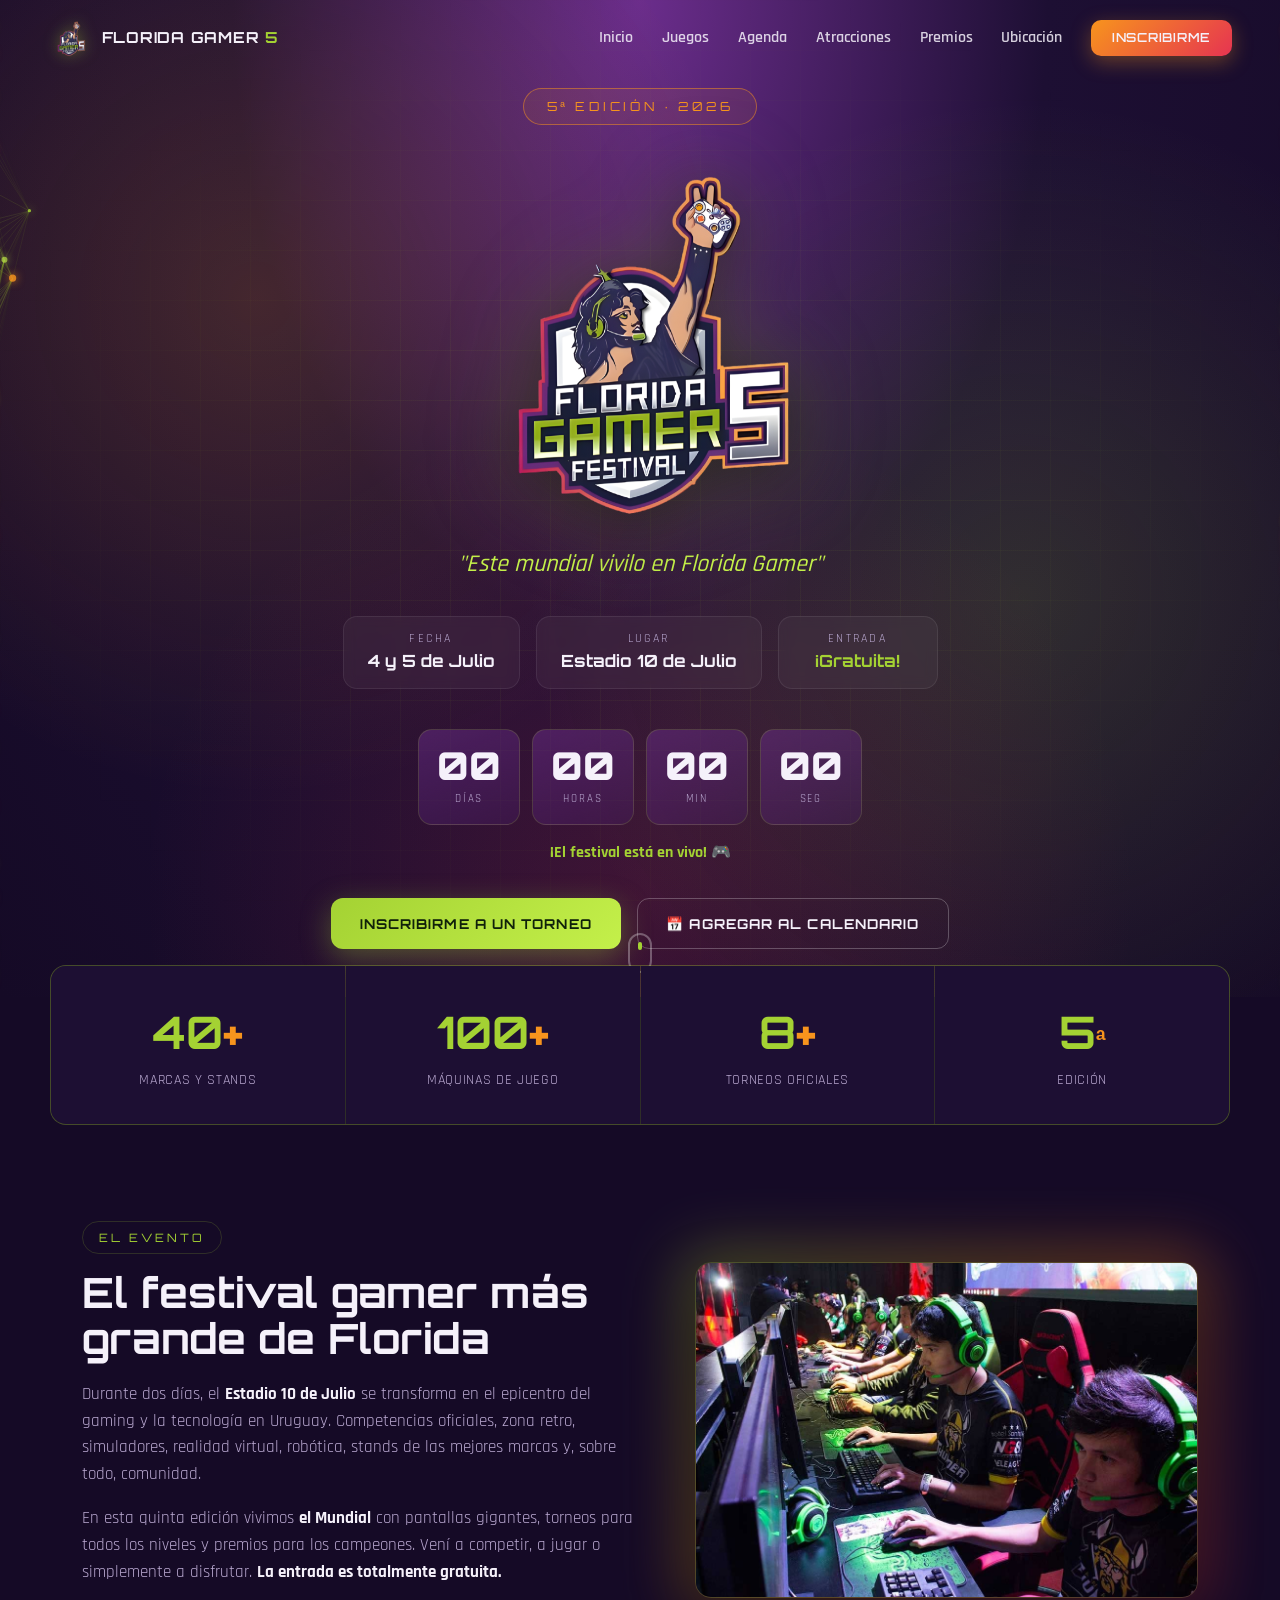
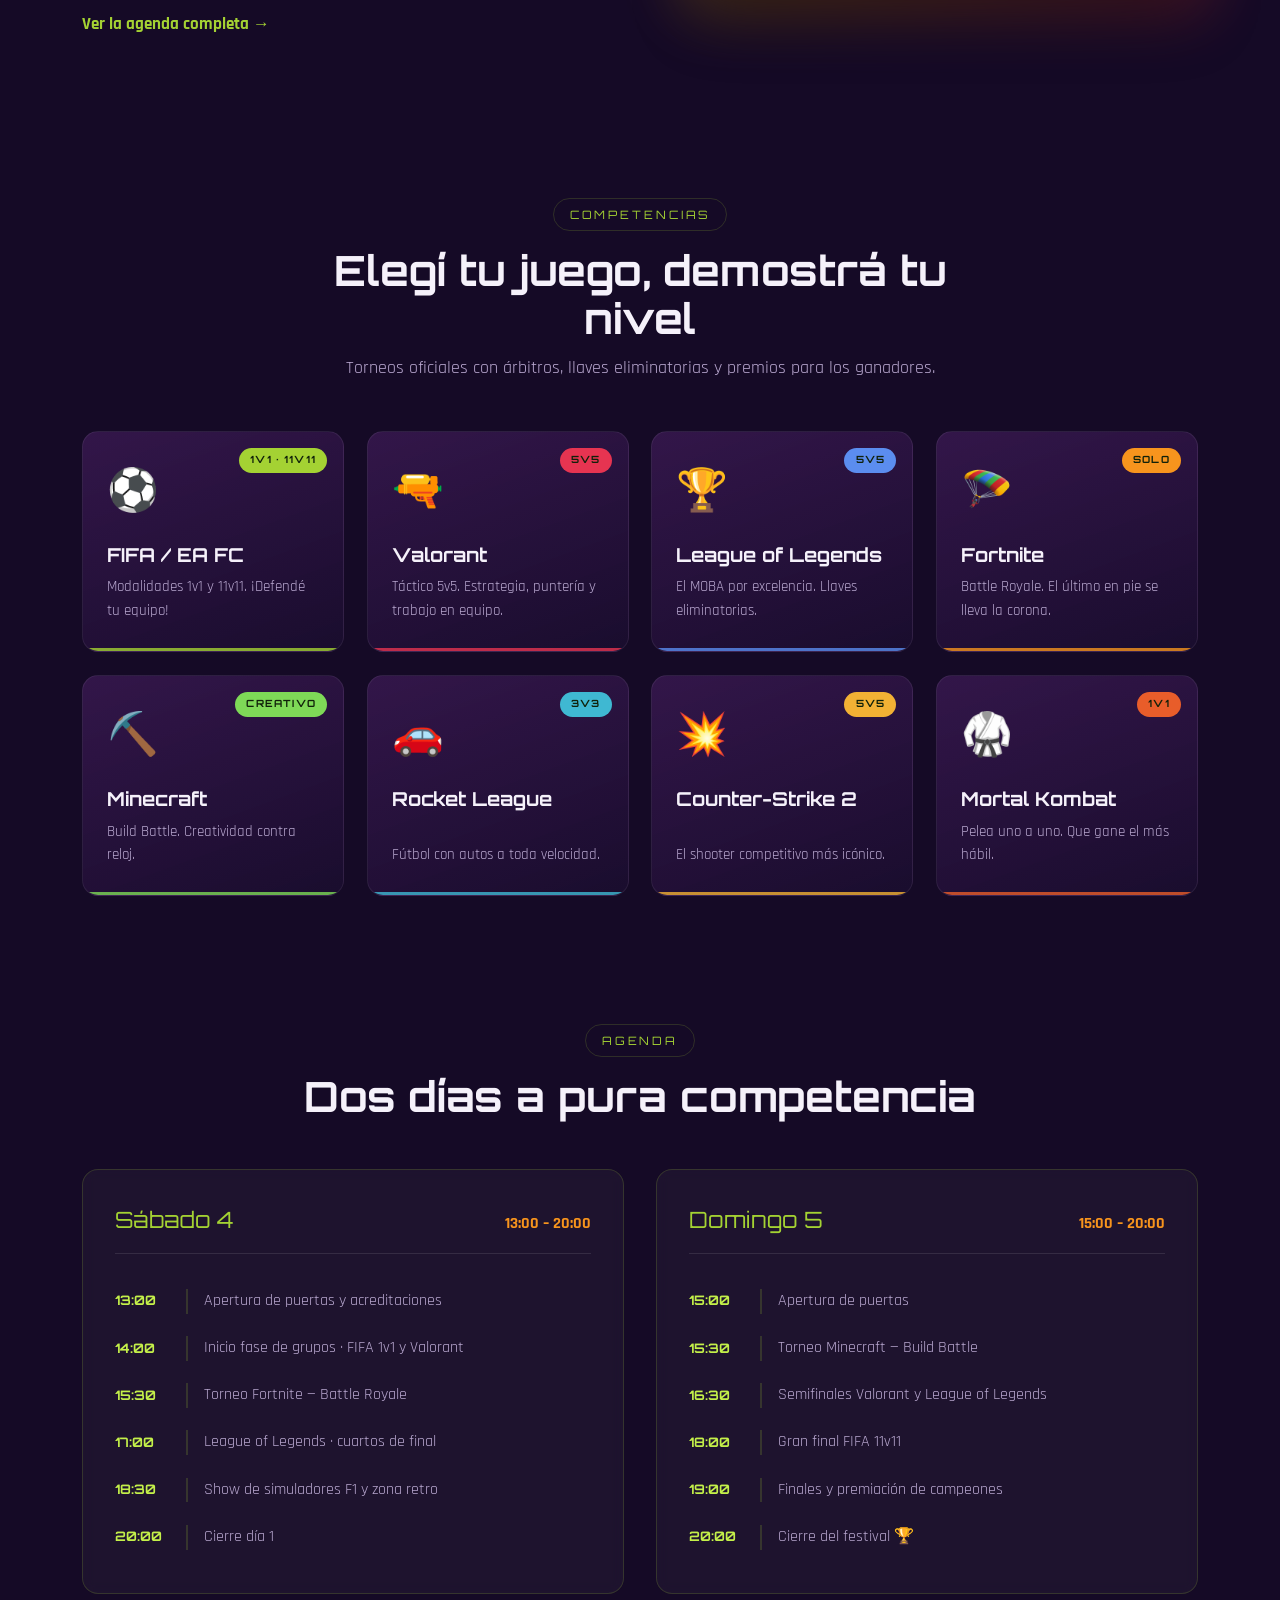
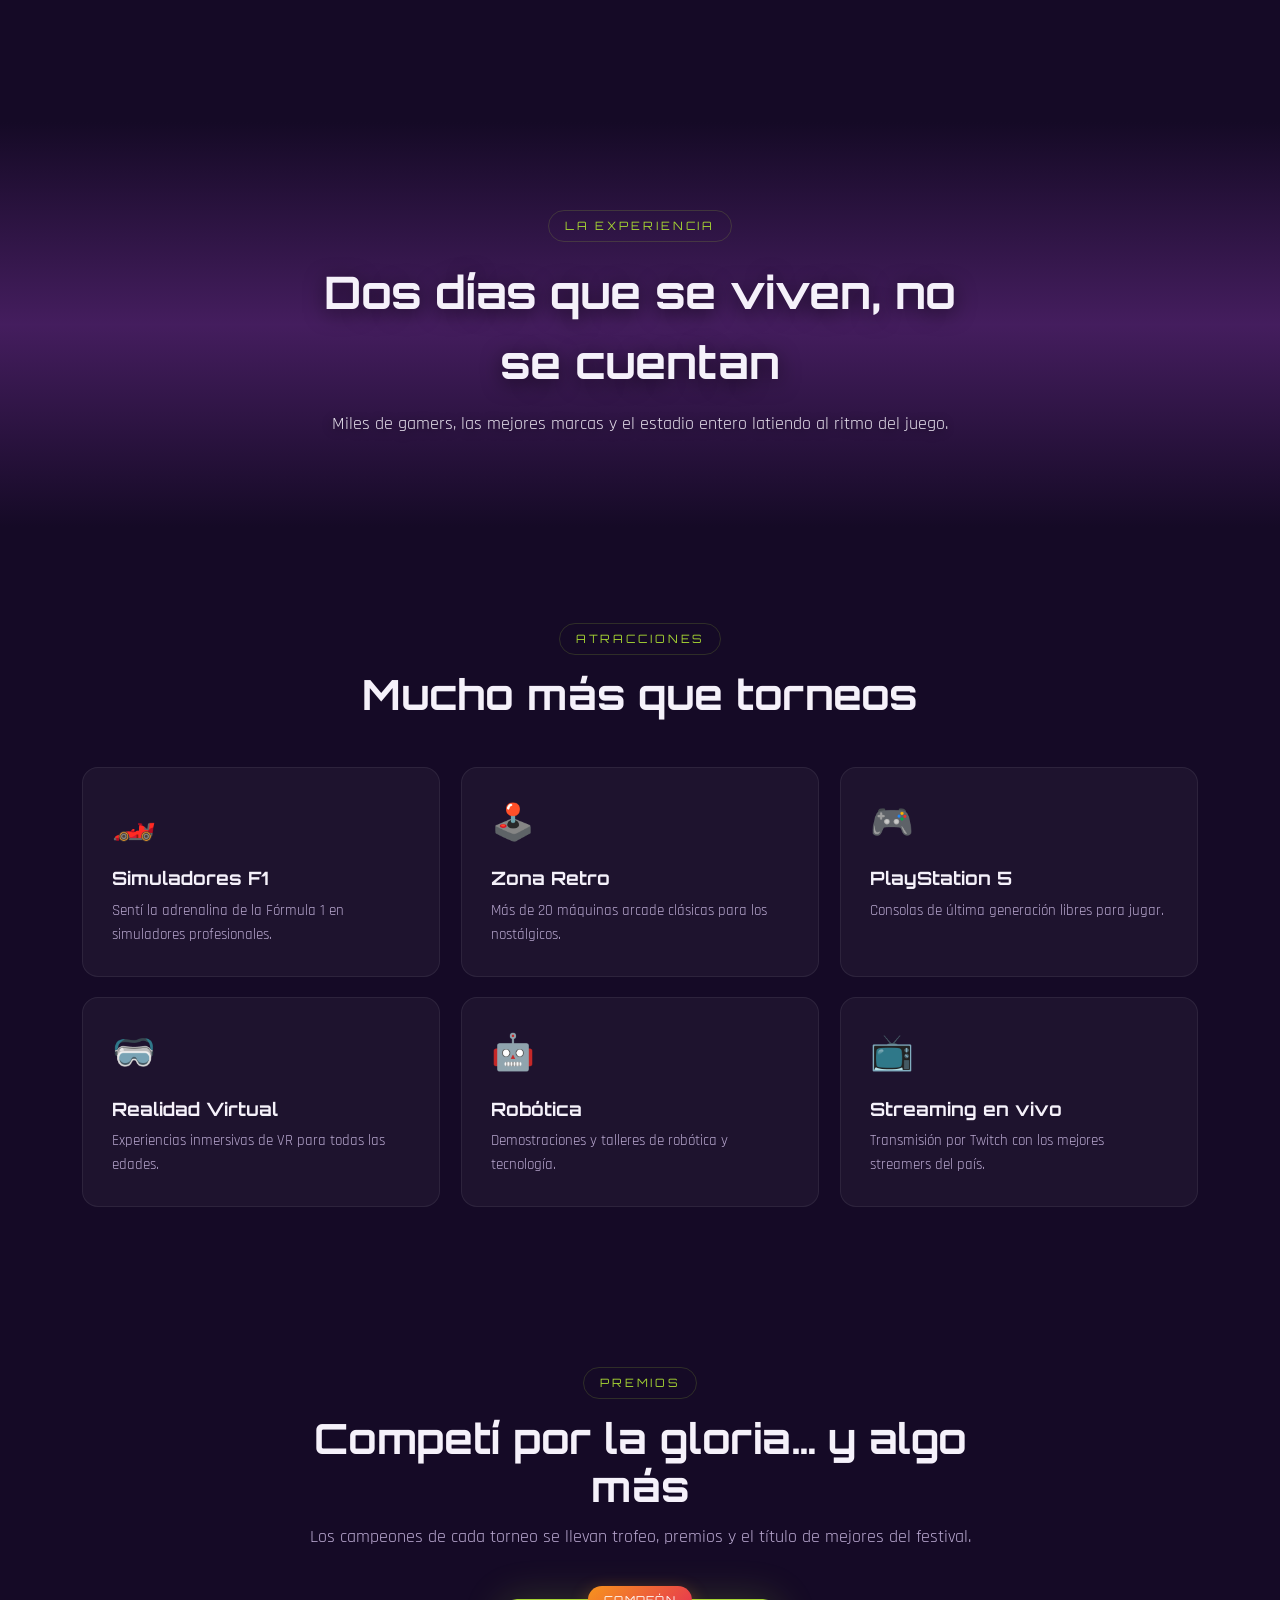
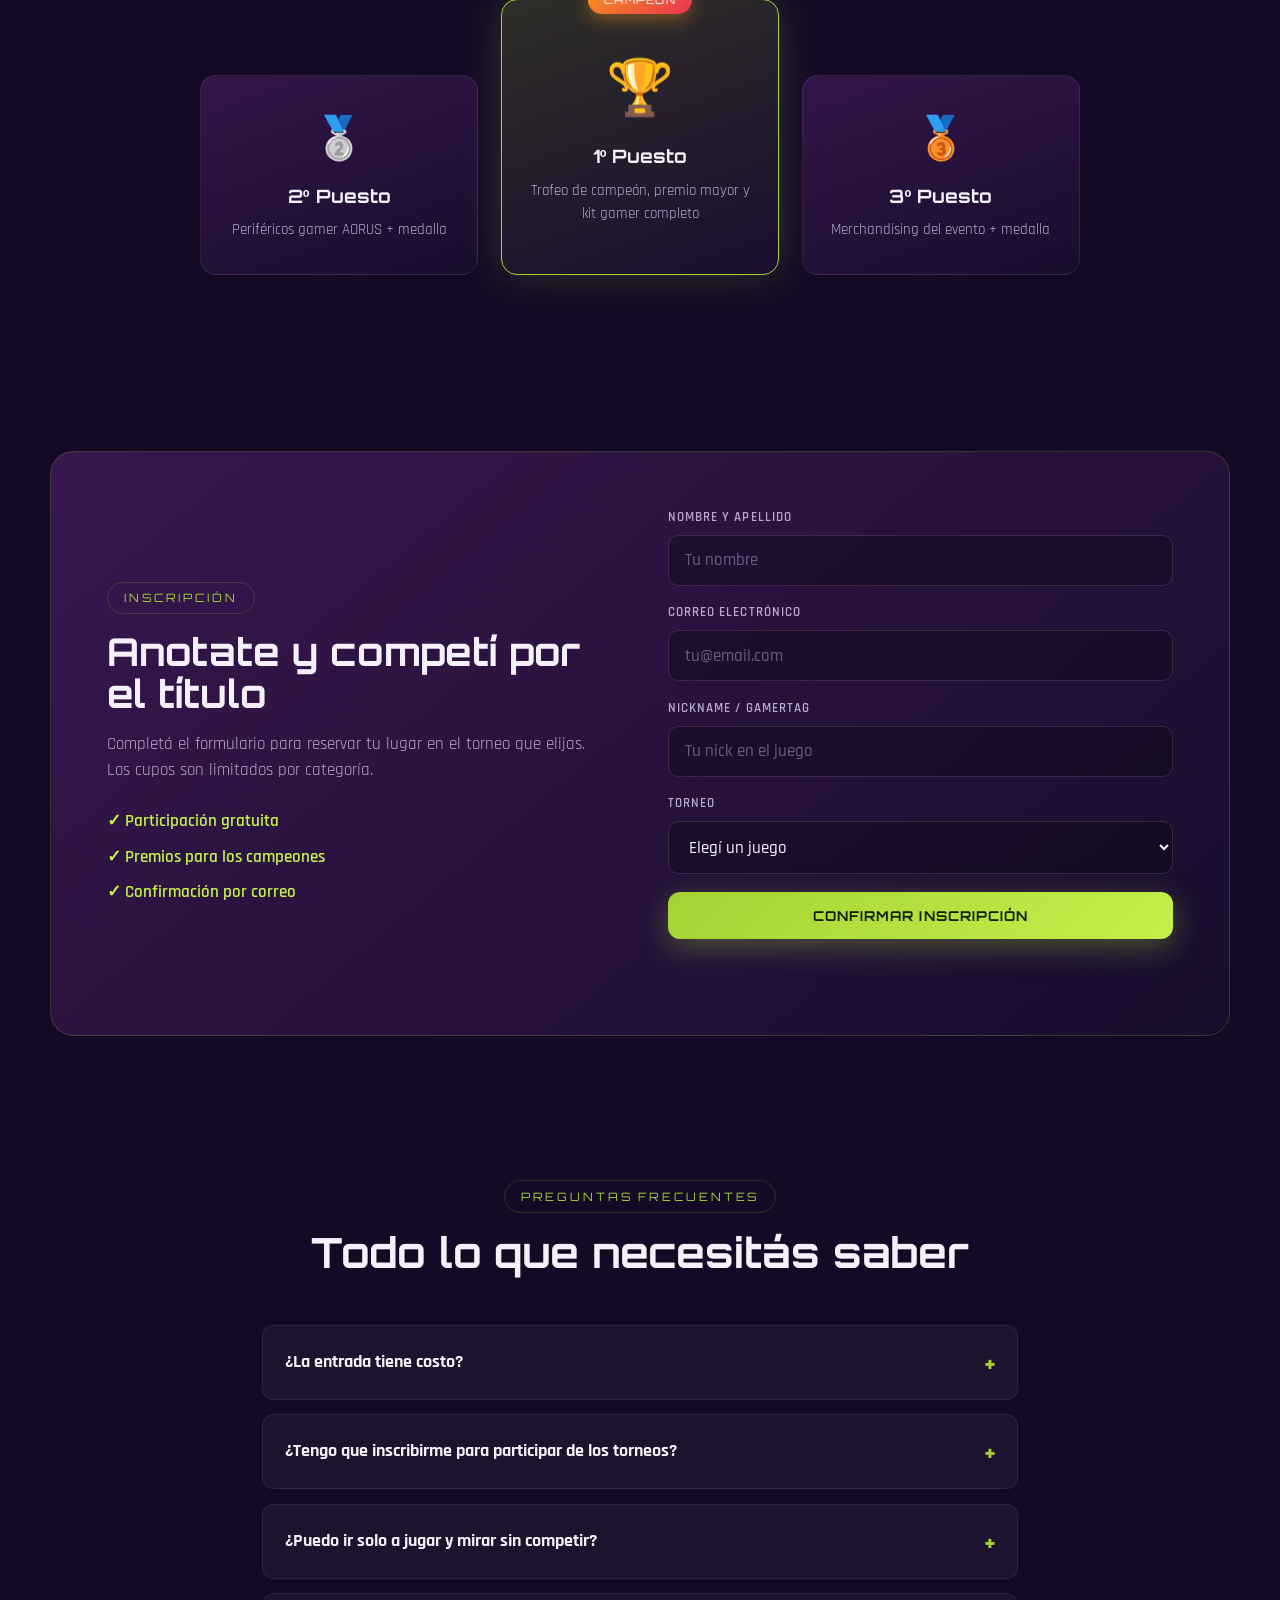
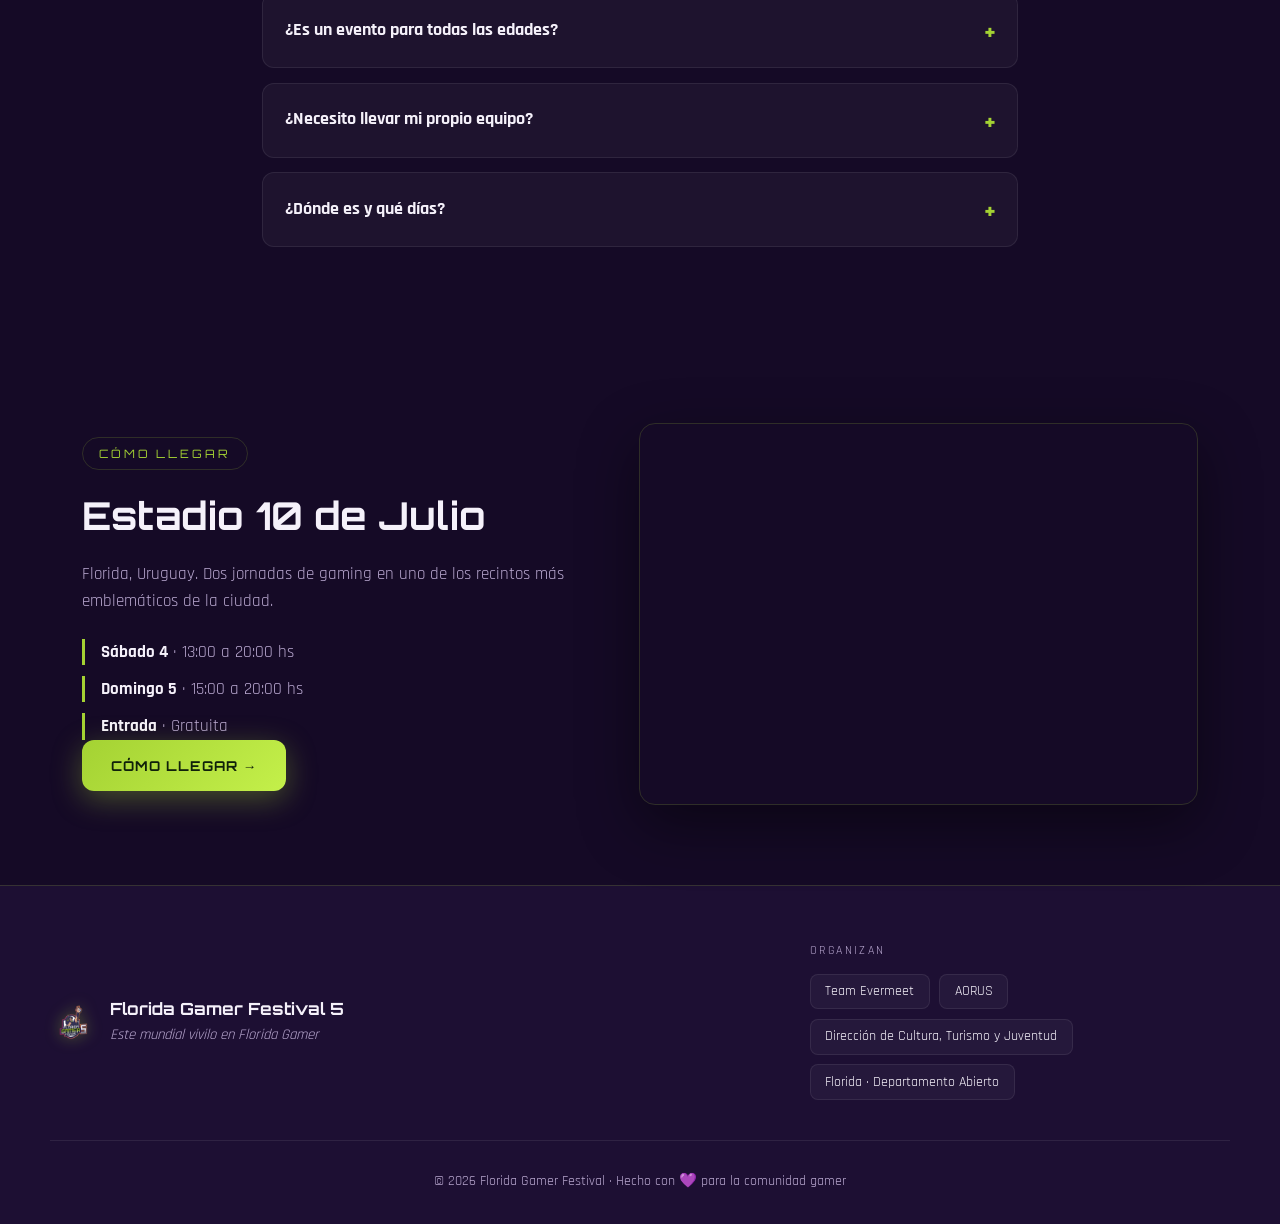
<file: index.html>
<!DOCTYPE html>
<html lang="es">
<head>
  <meta charset="UTF-8" />
  <meta name="viewport" content="width=device-width, initial-scale=1.0" />
  <title>Florida Gamer Festival 5 · 4 y 5 de Julio</title>
  <meta name="description" content="La quinta edición del Florida Gamer Festival. 4 y 5 de julio en el Estadio 10 de Julio de Florida. Torneos de FIFA, Fortnite, Valorant, League of Legends, Minecraft y más. Entrada gratuita." />
  <link rel="canonical" href="https://elgalgo.github.io/Festival-Gamer-Florida---Demo/" />
  <meta property="og:title" content="Florida Gamer Festival 5" />
  <meta property="og:description" content="Este mundial vivilo en Florida Gamer · 4 y 5 de julio · Entrada gratuita" />
  <meta property="og:image" content="https://elgalgo.github.io/Festival-Gamer-Florida---Demo/assets/logo.png" />
  <meta property="og:url" content="https://elgalgo.github.io/Festival-Gamer-Florida---Demo/" />
  <meta property="og:type" content="website" />
  <meta property="og:locale" content="es_UY" />
  <meta name="twitter:card" content="summary_large_image" />
  <meta name="theme-color" content="#150a26" />
  <link rel="icon" type="image/png" href="assets/favicon.png" />
  <link rel="apple-touch-icon" href="assets/logo-icon.png" />
  <link rel="preconnect" href="https://fonts.googleapis.com" />
  <link rel="preconnect" href="https://fonts.gstatic.com" crossorigin />
  <link href="https://fonts.googleapis.com/css2?family=Orbitron:wght@500;700;900&family=Rajdhani:wght@400;500;600;700&display=swap" rel="stylesheet" />
  <link rel="stylesheet" href="styles.css" />
  <script type="application/ld+json">
  {
    "@context": "https://schema.org",
    "@type": "Festival",
    "name": "Florida Gamer Festival 5",
    "description": "La quinta edición del festival gamer más grande de Florida, Uruguay. Torneos de FIFA, Fortnite, Valorant, League of Legends, Minecraft y más. Entrada gratuita.",
    "image": "https://elgalgo.github.io/Festival-Gamer-Florida---Demo/assets/logo.png",
    "startDate": "2026-07-04T13:00:00-03:00",
    "endDate": "2026-07-05T20:00:00-03:00",
    "eventAttendanceMode": "https://schema.org/OfflineEventAttendanceMode",
    "eventStatus": "https://schema.org/EventScheduled",
    "location": {
      "@type": "Place",
      "name": "Estadio 10 de Julio",
      "address": {
        "@type": "PostalAddress",
        "addressLocality": "Florida",
        "addressCountry": "UY"
      }
    },
    "offers": {
      "@type": "Offer",
      "price": "0",
      "priceCurrency": "UYU",
      "availability": "https://schema.org/InStock",
      "url": "https://elgalgo.github.io/Festival-Gamer-Florida---Demo/#inscripcion"
    },
    "organizer": [
      { "@type": "Organization", "name": "Team Evermeet" },
      { "@type": "Organization", "name": "Dirección de Cultura, Turismo y Juventud · Florida" }
    ]
  }
  </script>
</head>
<body>

  <!-- BARRA DE PROGRESO -->
  <div class="scroll-progress" id="scrollProgress"></div>

  <!-- NAVBAR -->
  <header class="navbar" id="navbar">
    <a href="#inicio" class="nav-logo">
      <img class="logo-mark-img" src="assets/logo-icon.png" alt="Florida Gamer Festival 5" />
      <span class="logo-text">FLORIDA GAMER <strong>5</strong></span>
    </a>
    <nav class="nav-links" id="navLinks">
      <a href="#inicio">Inicio</a>
      <a href="#juegos">Juegos</a>
      <a href="#agenda">Agenda</a>
      <a href="#atracciones">Atracciones</a>
      <a href="#premios">Premios</a>
      <a href="#ubicacion">Ubicación</a>
      <a href="#inscripcion" class="nav-cta">Inscribirme</a>
    </nav>
    <button class="nav-toggle" id="navToggle" aria-label="Menú">
      <span></span><span></span><span></span>
    </button>
  </header>

  <!-- HERO -->
  <section class="hero" id="inicio">
    <canvas class="hero-particles" id="heroParticles" aria-hidden="true"></canvas>
    <div class="hero-bg"></div>
    <div class="hero-grid"></div>
    <div class="hero-content">
      <div class="hero-badge">5ª EDICIÓN · 2026</div>
      <h1 class="hero-title">
        <img class="hero-logo" src="assets/logo.png" alt="Florida Gamer Festival 5" />
        <span class="visually-hidden">Florida Gamer Festival 5</span>
      </h1>
      <p class="hero-slogan">"Este mundial vivilo en Florida Gamer"</p>
      <div class="hero-meta">
        <div class="meta-item">
          <span class="meta-label">Fecha</span>
          <span class="meta-value">4 y 5 de Julio</span>
        </div>
        <div class="meta-item">
          <span class="meta-label">Lugar</span>
          <span class="meta-value">Estadio 10 de Julio</span>
        </div>
        <div class="meta-item meta-free">
          <span class="meta-label">Entrada</span>
          <span class="meta-value">¡Gratuita!</span>
        </div>
      </div>

      <!-- COUNTDOWN -->
      <div class="countdown" id="countdown" aria-label="Cuenta regresiva">
        <div class="cd-box"><span id="cd-days">00</span><small>Días</small></div>
        <div class="cd-box"><span id="cd-hours">00</span><small>Horas</small></div>
        <div class="cd-box"><span id="cd-mins">00</span><small>Min</small></div>
        <div class="cd-box"><span id="cd-secs">00</span><small>Seg</small></div>
      </div>

      <div class="hero-actions">
        <a href="#inscripcion" class="btn btn-primary">Inscribirme a un torneo</a>
        <button type="button" class="btn btn-ghost" id="addCalendar">📅 Agregar al calendario</button>
      </div>
    </div>
    <div class="hero-scroll"><span></span></div>
  </section>

  <!-- STATS -->
  <section class="stats">
    <div class="stat"><strong data-count="40">0</strong><span>Marcas y stands</span></div>
    <div class="stat"><strong data-count="100">0</strong><span>Máquinas de juego</span></div>
    <div class="stat"><strong data-count="8">0</strong><span>Torneos oficiales</span></div>
    <div class="stat"><strong data-count="5">0</strong><span>Edición</span></div>
  </section>

  <!-- ABOUT -->
  <section class="about" id="sobre">
    <div class="about-text">
      <span class="section-tag">El evento</span>
      <h2>El festival gamer más grande de Florida</h2>
      <p>
        Durante dos días, el <strong>Estadio 10 de Julio</strong> se transforma en el epicentro
        del gaming y la tecnología en Uruguay. Competencias oficiales, zona retro, simuladores,
        realidad virtual, robótica, stands de las mejores marcas y, sobre todo, comunidad.
      </p>
      <p>
        En esta quinta edición vivimos <strong>el Mundial</strong> con pantallas gigantes,
        torneos para todos los niveles y premios para los campeones. Vení a competir, a jugar
        o simplemente a disfrutar. <strong>La entrada es totalmente gratuita.</strong>
      </p>
      <a href="#agenda" class="link-arrow">Ver la agenda completa →</a>
    </div>
    <div class="about-media">
      <img src="assets/players.jpg" alt="Jugadores compitiendo en el Florida Gamer Festival" loading="lazy" />
      <div class="about-media-glow"></div>
    </div>
  </section>

  <!-- JUEGOS -->
  <section class="games" id="juegos">
    <div class="section-head">
      <span class="section-tag">Competencias</span>
      <h2>Elegí tu juego, demostrá tu nivel</h2>
      <p>Torneos oficiales con árbitros, llaves eliminatorias y premios para los ganadores.</p>
    </div>
    <div class="games-grid" id="gamesGrid"><!-- generado por JS --></div>
  </section>

  <!-- AGENDA -->
  <section class="agenda" id="agenda">
    <div class="section-head">
      <span class="section-tag">Agenda</span>
      <h2>Dos días a pura competencia</h2>
    </div>
    <div class="agenda-grid">
      <div class="day-card">
        <div class="day-head">
          <span class="day-name">Sábado 4</span>
          <span class="day-time">13:00 – 20:00</span>
        </div>
        <ul class="timeline">
          <li><span>13:00</span><p>Apertura de puertas y acreditaciones</p></li>
          <li><span>14:00</span><p>Inicio fase de grupos · FIFA 1v1 y Valorant</p></li>
          <li><span>15:30</span><p>Torneo Fortnite — Battle Royale</p></li>
          <li><span>17:00</span><p>League of Legends · cuartos de final</p></li>
          <li><span>18:30</span><p>Show de simuladores F1 y zona retro</p></li>
          <li><span>20:00</span><p>Cierre día 1</p></li>
        </ul>
      </div>
      <div class="day-card">
        <div class="day-head">
          <span class="day-name">Domingo 5</span>
          <span class="day-time">15:00 – 20:00</span>
        </div>
        <ul class="timeline">
          <li><span>15:00</span><p>Apertura de puertas</p></li>
          <li><span>15:30</span><p>Torneo Minecraft — Build Battle</p></li>
          <li><span>16:30</span><p>Semifinales Valorant y League of Legends</p></li>
          <li><span>18:00</span><p>Gran final FIFA 11v11</p></li>
          <li><span>19:00</span><p>Finales y premiación de campeones</p></li>
          <li><span>20:00</span><p>Cierre del festival 🏆</p></li>
        </ul>
      </div>
    </div>
  </section>

  <!-- BANDA INMERSIVA -->
  <section class="experience" aria-label="La experiencia Florida Gamer">
    <div class="experience-overlay"></div>
    <div class="experience-content">
      <span class="section-tag">La experiencia</span>
      <h2>Dos días que se viven, no se cuentan</h2>
      <p>Miles de gamers, las mejores marcas y el estadio entero latiendo al ritmo del juego.</p>
    </div>
  </section>

  <!-- ATRACCIONES -->
  <section class="features" id="atracciones">
    <div class="section-head">
      <span class="section-tag">Atracciones</span>
      <h2>Mucho más que torneos</h2>
    </div>
    <div class="features-grid">
      <div class="feature"><div class="f-ico">🏎️</div><h3>Simuladores F1</h3><p>Sentí la adrenalina de la Fórmula 1 en simuladores profesionales.</p></div>
      <div class="feature"><div class="f-ico">🕹️</div><h3>Zona Retro</h3><p>Más de 20 máquinas arcade clásicas para los nostálgicos.</p></div>
      <div class="feature"><div class="f-ico">🎮</div><h3>PlayStation 5</h3><p>Consolas de última generación libres para jugar.</p></div>
      <div class="feature"><div class="f-ico">🥽</div><h3>Realidad Virtual</h3><p>Experiencias inmersivas de VR para todas las edades.</p></div>
      <div class="feature"><div class="f-ico">🤖</div><h3>Robótica</h3><p>Demostraciones y talleres de robótica y tecnología.</p></div>
      <div class="feature"><div class="f-ico">📺</div><h3>Streaming en vivo</h3><p>Transmisión por Twitch con los mejores streamers del país.</p></div>
    </div>
  </section>

  <!-- PREMIOS -->
  <section class="prizes" id="premios">
    <div class="section-head">
      <span class="section-tag">Premios</span>
      <h2>Competí por la gloria… y algo más</h2>
      <p>Los campeones de cada torneo se llevan trofeo, premios y el título de mejores del festival.</p>
    </div>
    <div class="podium">
      <div class="podium-step second">
        <div class="medal">🥈</div>
        <h3>2º Puesto</h3>
        <p>Periféricos gamer AORUS + medalla</p>
      </div>
      <div class="podium-step first">
        <div class="medal">🏆</div>
        <h3>1º Puesto</h3>
        <p>Trofeo de campeón, premio mayor y kit gamer completo</p>
        <span class="podium-tag">Campeón</span>
      </div>
      <div class="podium-step third">
        <div class="medal">🥉</div>
        <h3>3º Puesto</h3>
        <p>Merchandising del evento + medalla</p>
      </div>
    </div>
  </section>

  <!-- INSCRIPCIÓN -->
  <section class="register" id="inscripcion">
    <div class="register-inner">
      <div class="register-info">
        <span class="section-tag">Inscripción</span>
        <h2>Anotate y competí por el título</h2>
        <p>Completá el formulario para reservar tu lugar en el torneo que elijas. Los cupos son limitados por categoría.</p>
        <ul class="register-perks">
          <li>✓ Participación gratuita</li>
          <li>✓ Premios para los campeones</li>
          <li>✓ Confirmación por correo</li>
        </ul>
      </div>
      <form class="register-form" id="registerForm" novalidate>
        <div class="field">
          <label for="nombre">Nombre y apellido</label>
          <input type="text" id="nombre" name="nombre" placeholder="Tu nombre" required />
        </div>
        <div class="field">
          <label for="email">Correo electrónico</label>
          <input type="email" id="email" name="email" placeholder="tu@email.com" required />
        </div>
        <div class="field">
          <label for="nick">Nickname / Gamertag</label>
          <input type="text" id="nick" name="nick" placeholder="Tu nick en el juego" required />
        </div>
        <div class="field">
          <label for="juego">Torneo</label>
          <select id="juego" name="juego" required>
            <option value="" disabled selected>Elegí un juego</option>
            <option>FIFA / EA FC</option>
            <option>Fortnite</option>
            <option>Valorant</option>
            <option>League of Legends</option>
            <option>Minecraft</option>
            <option>Rocket League</option>
            <option>Counter-Strike 2</option>
            <option>Mortal Kombat</option>
          </select>
        </div>
        <button type="submit" class="btn btn-primary btn-full">Confirmar inscripción</button>
        <p class="form-msg" id="formMsg" role="status"></p>
      </form>
    </div>
  </section>

  <!-- FAQ -->
  <section class="faq" id="faq">
    <div class="section-head">
      <span class="section-tag">Preguntas frecuentes</span>
      <h2>Todo lo que necesitás saber</h2>
    </div>
    <div class="faq-list">
      <details class="faq-item">
        <summary>¿La entrada tiene costo?</summary>
        <p>No. La entrada al Florida Gamer Festival es totalmente <strong>gratuita</strong> los dos días.</p>
      </details>
      <details class="faq-item">
        <summary>¿Tengo que inscribirme para participar de los torneos?</summary>
        <p>Sí. Para competir en cualquier torneo completá el <a href="#inscripcion">formulario de inscripción</a>. Los cupos son limitados por categoría, así que conviene anotarse con tiempo.</p>
      </details>
      <details class="faq-item">
        <summary>¿Puedo ir solo a jugar y mirar sin competir?</summary>
        <p>¡Claro! Hay consolas libres, zona retro, simuladores, realidad virtual y mucho más. Podés venir a disfrutar sin inscribirte a ningún torneo.</p>
      </details>
      <details class="faq-item">
        <summary>¿Es un evento para todas las edades?</summary>
        <p>Sí, es un evento familiar. Hay actividades para todas las edades. Los menores deben ir acompañados por un adulto responsable.</p>
      </details>
      <details class="faq-item">
        <summary>¿Necesito llevar mi propio equipo?</summary>
        <p>No es necesario: el festival cuenta con más de 100 máquinas y equipamiento. Para algunos torneos podés usar tus propios periféricos (mouse, teclado, joystick); los detalles se confirman al inscribirte.</p>
      </details>
      <details class="faq-item">
        <summary>¿Dónde es y qué días?</summary>
        <p>En el <strong>Estadio 10 de Julio</strong> de Florida, Uruguay. El <strong>sábado 4</strong> de 13:00 a 20:00 y el <strong>domingo 5</strong> de 15:00 a 20:00.</p>
      </details>
    </div>
  </section>

  <!-- UBICACIÓN -->
  <section class="location" id="ubicacion">
    <div class="location-info">
      <span class="section-tag">Cómo llegar</span>
      <h2>Estadio 10 de Julio</h2>
      <p>Florida, Uruguay. Dos jornadas de gaming en uno de los recintos más emblemáticos de la ciudad.</p>
      <ul class="loc-details">
        <li><strong>Sábado 4</strong> · 13:00 a 20:00 hs</li>
        <li><strong>Domingo 5</strong> · 15:00 a 20:00 hs</li>
        <li><strong>Entrada</strong> · Gratuita</li>
      </ul>
      <a class="btn btn-primary" href="https://www.google.com/maps/dir/?api=1&destination=Estadio+10+de+Julio+Florida+Uruguay" target="_blank" rel="noopener">Cómo llegar →</a>
    </div>
    <div class="location-map">
      <iframe
        title="Mapa Estadio 10 de Julio, Florida"
        src="https://www.google.com/maps?q=Estadio+10+de+Julio+Florida+Uruguay&output=embed"
        loading="lazy" referrerpolicy="no-referrer-when-downgrade"></iframe>
    </div>
  </section>

  <!-- FOOTER -->
  <footer class="footer">
    <div class="footer-top">
      <div class="footer-brand">
        <img class="logo-mark-img" src="assets/logo-icon.png" alt="Florida Gamer Festival 5" />
        <div>
          <strong>Florida Gamer Festival 5</strong>
          <p>Este mundial vivilo en Florida Gamer</p>
        </div>
      </div>
      <div class="footer-org">
        <span>Organizan</span>
        <div class="org-list">
          <span>Team Evermeet</span>
          <span>AORUS</span>
          <span>Dirección de Cultura, Turismo y Juventud</span>
          <span>Florida · Departamento Abierto</span>
        </div>
      </div>
    </div>
    <div class="footer-bottom">
      <p>© 2026 Florida Gamer Festival · Hecho con 💜 para la comunidad gamer</p>
    </div>
  </footer>

  <!-- VOLVER ARRIBA -->
  <button class="to-top" id="toTop" aria-label="Volver arriba">↑</button>

  <script src="script.js"></script>
</body>
</html>
</file>
<file: styles.css>
/* ===== TOKENS ===== */
:root {
  --bg:        #150a26;
  --bg-2:      #1d0f33;
  --purple:    #6b2d8c;
  --purple-lt: #8e3fb8;
  --violet:    #4a1f6e;
  --green:     #a4d233;
  --green-lt:  #c4f04a;
  --orange:    #f7941d;
  --red:       #e63451;
  --white:     #f5f1fa;
  --muted:     #b9a8d0;
  --card:      rgba(255,255,255,0.04);
  --card-bd:   rgba(164,210,51,0.18);
  --radius:    16px;
  --maxw:      1180px;
  --shadow:    0 20px 60px rgba(0,0,0,0.45);
}

* { margin:0; padding:0; box-sizing:border-box; }
html { scroll-behavior:smooth; scroll-padding-top:80px; }
body {
  font-family:'Rajdhani', sans-serif;
  background:var(--bg);
  color:var(--white);
  line-height:1.55;
  overflow-x:hidden;
}
h1,h2,h3,.logo-text,.nav-cta,.btn,.cd-box span,.stat strong { font-family:'Orbitron', sans-serif; }
a { color:inherit; text-decoration:none; }
img { display:block; max-width:100%; }
section { position:relative; }

/* ===== UTIL ===== */
.section-tag {
  display:inline-block;
  font-family:'Orbitron',sans-serif;
  font-size:.72rem;
  letter-spacing:.25em;
  text-transform:uppercase;
  color:var(--green);
  border:1px solid var(--card-bd);
  border-radius:30px;
  padding:.4rem 1rem;
  margin-bottom:1rem;
}
.section-head { max-width:680px; margin:0 auto 3rem; text-align:center; }
.section-head h2 { font-size:clamp(1.6rem,4vw,2.6rem); line-height:1.15; margin-bottom:.8rem; }
.section-head p { color:var(--muted); font-size:1.1rem; }
h2 .t-gamer { color:var(--green); }

/* ===== BUTTONS ===== */
.btn {
  display:inline-flex; align-items:center; justify-content:center;
  font-size:.85rem; font-weight:700; letter-spacing:.08em; text-transform:uppercase;
  padding:.95rem 1.8rem; border-radius:12px; cursor:pointer; border:none;
  transition:transform .2s ease, box-shadow .2s ease, background .2s ease;
}
.btn-primary {
  background:linear-gradient(135deg, var(--green), var(--green-lt));
  color:#10210a;
  box-shadow:0 8px 30px rgba(164,210,51,.35);
}
.btn-primary:hover { transform:translateY(-3px); box-shadow:0 14px 40px rgba(164,210,51,.5); }
.btn-ghost { background:transparent; color:var(--white); border:1.5px solid rgba(255,255,255,.25); }
.btn-ghost:hover { border-color:var(--green); color:var(--green); transform:translateY(-3px); }
.btn-full { width:100%; }

/* ===== NAVBAR ===== */
.navbar {
  position:fixed; top:0; left:0; right:0; z-index:100;
  display:flex; align-items:center; justify-content:space-between;
  padding:1rem clamp(1rem,4vw,3rem);
  background:rgba(21,10,38,0);
  transition:background .3s ease, padding .3s ease, box-shadow .3s ease;
}
.navbar.scrolled { background:rgba(21,10,38,.92); backdrop-filter:blur(12px); padding:.6rem clamp(1rem,4vw,3rem); box-shadow:0 4px 30px rgba(0,0,0,.4); }
.nav-logo { display:flex; align-items:center; gap:.6rem; }
.logo-mark-img { width:44px; height:44px; object-fit:contain; filter:drop-shadow(0 0 8px rgba(164,210,51,.35)); }
.logo-text { font-size:.95rem; letter-spacing:.05em; font-weight:700; }
.logo-text strong { color:var(--green); }
.nav-links { display:flex; align-items:center; gap:1.8rem; }
.nav-links a { font-weight:600; font-size:1rem; color:var(--white); opacity:.85; transition:opacity .2s, color .2s; }
.nav-links a:hover { opacity:1; color:var(--green); }
.nav-cta {
  background:linear-gradient(135deg,var(--orange),var(--red));
  padding:.55rem 1.3rem; border-radius:10px; opacity:1 !important;
  font-family:'Orbitron',sans-serif; font-size:.78rem !important; text-transform:uppercase; letter-spacing:.06em;
  box-shadow:0 6px 20px rgba(247,148,29,.35);
}
.nav-cta:hover { color:#fff !important; transform:translateY(-2px); }
.nav-toggle { display:none; flex-direction:column; gap:5px; background:none; border:none; cursor:pointer; padding:6px; }
.nav-toggle span { width:26px; height:2.5px; background:var(--white); border-radius:2px; transition:.3s; }

/* ===== HERO ===== */
.hero {
  position:relative;
  min-height:100vh;
  display:flex; flex-direction:column; align-items:center; justify-content:center;
  text-align:center; padding:5.5rem 1.5rem 3rem;
  background:radial-gradient(ellipse at 50% 0%, var(--purple) 0%, var(--bg-2) 45%, var(--bg) 100%);
  overflow:hidden;
}
.hero-bg {
  position:absolute; inset:0;
  background:radial-gradient(circle at 20% 30%, rgba(247,148,29,.18), transparent 40%),
             radial-gradient(circle at 80% 60%, rgba(164,210,51,.16), transparent 42%),
             radial-gradient(circle at 50% 90%, rgba(230,52,81,.18), transparent 45%);
  animation:floatGlow 12s ease-in-out infinite alternate;
}
@keyframes floatGlow { from{transform:translateY(0) scale(1);} to{transform:translateY(-20px) scale(1.05);} }
.hero-grid {
  position:absolute; inset:0;
  background-image:linear-gradient(rgba(164,210,51,.05) 1px,transparent 1px),
                   linear-gradient(90deg,rgba(164,210,51,.05) 1px,transparent 1px);
  background-size:50px 50px;
  mask-image:radial-gradient(ellipse at center, #000 30%, transparent 75%);
}
.hero-content { position:relative; z-index:2; max-width:900px; }
.hero-badge {
  display:inline-block; font-family:'Orbitron',sans-serif; font-size:.78rem; letter-spacing:.3em;
  color:var(--orange); border:1px solid rgba(247,148,29,.5); border-radius:30px;
  padding:.5rem 1.4rem; margin-bottom:1.6rem; background:rgba(247,148,29,.08);
}
.hero-title { margin-bottom:1.2rem; }
.hero-logo {
  width:min(440px,82vw); height:auto; margin:0 auto;
  filter:drop-shadow(0 10px 30px rgba(0,0,0,.45)) drop-shadow(0 0 40px rgba(164,210,51,.25));
  animation:logoFloat 5s ease-in-out infinite;
}
@keyframes logoFloat { 0%,100%{transform:translateY(0);} 50%{transform:translateY(-12px);} }
.visually-hidden {
  position:absolute; width:1px; height:1px; padding:0; margin:-1px; overflow:hidden;
  clip:rect(0,0,0,0); white-space:nowrap; border:0;
}
.hero-slogan { font-size:clamp(1.05rem,2.6vw,1.5rem); font-style:italic; color:var(--green-lt); margin-bottom:2rem; font-weight:500; }
.hero-meta { display:flex; flex-wrap:wrap; justify-content:center; gap:1rem; margin-bottom:2.5rem; }
.meta-item {
  background:var(--card); border:1px solid rgba(255,255,255,.08); border-radius:14px;
  padding:.85rem 1.5rem; min-width:160px; backdrop-filter:blur(6px);
}
.meta-label { display:block; font-size:.72rem; letter-spacing:.2em; text-transform:uppercase; color:var(--muted); }
.meta-value { display:block; font-family:'Orbitron',sans-serif; font-weight:700; font-size:1.05rem; }
.meta-free .meta-value { color:var(--green); }

/* COUNTDOWN */
.countdown { display:flex; justify-content:center; gap:.8rem; margin-bottom:2.5rem; }
.cd-box {
  display:flex; flex-direction:column; align-items:center;
  background:linear-gradient(160deg, rgba(107,45,140,.5), rgba(74,31,110,.3));
  border:1px solid var(--card-bd); border-radius:14px;
  padding:1rem 1.1rem; min-width:78px;
}
.cd-box span { font-size:clamp(1.6rem,5vw,2.4rem); font-weight:900; color:var(--white); line-height:1; }
.cd-box small { font-size:.68rem; letter-spacing:.18em; text-transform:uppercase; color:var(--muted); margin-top:.45rem; }
.hero-actions { display:flex; flex-wrap:wrap; gap:1rem; justify-content:center; }
.hero-scroll { position:absolute; bottom:24px; left:50%; transform:translateX(-50%); z-index:2; }
.hero-scroll span {
  display:block; width:24px; height:40px; border:2px solid rgba(255,255,255,.3); border-radius:14px; position:relative;
}
.hero-scroll span::after {
  content:''; position:absolute; top:7px; left:50%; transform:translateX(-50%);
  width:4px; height:8px; background:var(--green); border-radius:3px; animation:scrollDot 1.6s infinite;
}
@keyframes scrollDot { 0%{opacity:1;top:7px;} 70%{opacity:0;top:20px;} 100%{opacity:0;} }

/* ===== STATS ===== */
.stats {
  display:grid; grid-template-columns:repeat(4,1fr); gap:1px;
  background:var(--card-bd); max-width:var(--maxw); margin:-2rem auto 0;
  border:1px solid var(--card-bd); border-radius:var(--radius); overflow:hidden; position:relative; z-index:5;
}
.stat { background:var(--bg-2); padding:2rem 1rem; text-align:center; }
.stat strong { display:block; font-size:clamp(1.8rem,5vw,2.8rem); color:var(--green); }
.stat strong::after { content:'+'; color:var(--orange); }
.stat:last-child strong::after { content:'ª'; font-size:.6em; }
.stat span { font-size:.85rem; letter-spacing:.05em; color:var(--muted); text-transform:uppercase; }

/* ===== ABOUT ===== */
.about {
  display:grid; grid-template-columns:1.05fr .95fr; gap:3.5rem; align-items:center;
  max-width:var(--maxw); margin:0 auto; padding:6rem clamp(1.2rem,4vw,2rem);
}
.about-text h2 { font-size:clamp(1.7rem,4vw,2.6rem); margin-bottom:1.2rem; line-height:1.1; }
.about-text p { color:var(--muted); font-size:1.08rem; margin-bottom:1.1rem; }
.about-text strong { color:var(--white); }
.link-arrow { color:var(--green); font-weight:700; font-size:1.05rem; display:inline-block; margin-top:.5rem; transition:gap .2s; }
.link-arrow:hover { text-shadow:0 0 14px rgba(164,210,51,.5); }
.about-media { position:relative; }
.about-media img { border-radius:var(--radius); border:1px solid var(--card-bd); box-shadow:var(--shadow); }
.about-media-glow {
  position:absolute; inset:-12px; border-radius:24px; z-index:-1;
  background:linear-gradient(135deg,var(--green),var(--orange),var(--red)); filter:blur(30px); opacity:.35;
}

/* ===== GAMES ===== */
.games { max-width:var(--maxw); margin:0 auto; padding:4rem clamp(1.2rem,4vw,2rem) 6rem; }
.games-grid { display:grid; grid-template-columns:repeat(auto-fill,minmax(230px,1fr)); gap:1.4rem; }
.game-card {
  position:relative; border-radius:var(--radius); overflow:hidden; padding:1.8rem 1.5rem;
  background:linear-gradient(160deg, rgba(107,45,140,.35), rgba(29,15,51,.6));
  border:1px solid rgba(255,255,255,.07); min-height:200px;
  display:flex; flex-direction:column; justify-content:space-between;
  transition:transform .25s ease, border-color .25s ease, box-shadow .25s ease;
}
.game-card:hover { transform:translateY(-6px); border-color:var(--accent,var(--green)); box-shadow:0 18px 45px rgba(0,0,0,.4); }
.game-card .g-ico { font-size:2.6rem; margin-bottom:1rem; }
.game-card h3 { font-size:1.2rem; margin-bottom:.3rem; }
.game-card p { color:var(--muted); font-size:.95rem; }
.game-card .g-tag {
  position:absolute; top:1rem; right:1rem; font-family:'Orbitron',sans-serif; font-size:.62rem;
  letter-spacing:.12em; text-transform:uppercase; padding:.3rem .7rem; border-radius:20px;
  background:var(--accent,var(--green)); color:#10210a; font-weight:700;
}
.game-card::before {
  content:''; position:absolute; bottom:0; left:0; right:0; height:3px;
  background:var(--accent,var(--green)); opacity:.8;
}

/* ===== AGENDA ===== */
.agenda { max-width:var(--maxw); margin:0 auto; padding:2rem clamp(1.2rem,4vw,2rem) 6rem; }
.agenda-grid { display:grid; grid-template-columns:1fr 1fr; gap:2rem; }
.day-card {
  background:var(--card); border:1px solid var(--card-bd); border-radius:var(--radius);
  padding:2rem; backdrop-filter:blur(6px);
}
.day-head { display:flex; justify-content:space-between; align-items:baseline; margin-bottom:1.5rem; padding-bottom:1rem; border-bottom:1px solid rgba(255,255,255,.1); }
.day-name { font-family:'Orbitron',sans-serif; font-size:1.4rem; color:var(--green); }
.day-time { font-weight:700; color:var(--orange); }
.timeline { list-style:none; }
.timeline li { display:flex; gap:1.2rem; padding:.7rem 0; align-items:flex-start; }
.timeline li span {
  font-family:'Orbitron',sans-serif; font-size:.82rem; font-weight:700; color:var(--green-lt);
  min-width:52px; padding-top:.1rem;
}
.timeline li p { color:var(--muted); font-size:1rem; border-left:2px solid var(--card-bd); padding-left:1rem; }

/* ===== FEATURES ===== */
.features { max-width:var(--maxw); margin:0 auto; padding:4rem clamp(1.2rem,4vw,2rem) 6rem; }
.features-grid { display:grid; grid-template-columns:repeat(auto-fill,minmax(280px,1fr)); gap:1.3rem; }
.feature {
  background:var(--card); border:1px solid rgba(255,255,255,.07); border-radius:var(--radius);
  padding:1.8rem; transition:transform .2s, border-color .2s;
}
.feature:hover { transform:translateY(-5px); border-color:var(--card-bd); }
.f-ico { font-size:2.2rem; margin-bottom:.8rem; }
.feature h3 { font-size:1.15rem; margin-bottom:.4rem; }
.feature p { color:var(--muted); font-size:.96rem; }

/* ===== REGISTER ===== */
.register { padding:5rem clamp(1.2rem,4vw,2rem); }
.register-inner {
  max-width:var(--maxw); margin:0 auto;
  display:grid; grid-template-columns:1fr 1fr; gap:3.5rem; align-items:center;
  background:linear-gradient(140deg, rgba(107,45,140,.4), rgba(29,15,51,.5));
  border:1px solid var(--card-bd); border-radius:24px; padding:3.5rem;
}
.register-info h2 { font-size:clamp(1.6rem,4vw,2.4rem); margin-bottom:1rem; line-height:1.1; }
.register-info p { color:var(--muted); font-size:1.08rem; margin-bottom:1.5rem; }
.register-perks { list-style:none; display:flex; flex-direction:column; gap:.6rem; }
.register-perks li { color:var(--green-lt); font-weight:600; font-size:1.05rem; }
.register-form { display:flex; flex-direction:column; gap:1.1rem; }
.field { display:flex; flex-direction:column; gap:.4rem; }
.field label { font-size:.82rem; letter-spacing:.08em; text-transform:uppercase; color:var(--muted); font-weight:600; }
.field input, .field select {
  font-family:'Rajdhani',sans-serif; font-size:1.05rem; font-weight:500;
  background:rgba(0,0,0,.25); border:1px solid rgba(255,255,255,.12); border-radius:10px;
  padding:.85rem 1rem; color:var(--white); transition:border-color .2s, box-shadow .2s;
}
.field input::placeholder { color:rgba(185,168,208,.5); }
.field input:focus, .field select:focus { outline:none; border-color:var(--green); box-shadow:0 0 0 3px rgba(164,210,51,.15); }
.field select option { background:var(--bg-2); }
.form-msg { font-weight:600; min-height:1.4em; text-align:center; }
.form-msg.ok { color:var(--green); }
.form-msg.err { color:var(--red); }

/* ===== LOCATION ===== */
.location {
  display:grid; grid-template-columns:1fr 1.1fr; gap:3rem; align-items:center;
  max-width:var(--maxw); margin:0 auto; padding:5rem clamp(1.2rem,4vw,2rem);
}
.location-info h2 { font-size:clamp(1.6rem,4vw,2.4rem); margin-bottom:1rem; }
.location-info p { color:var(--muted); font-size:1.08rem; margin-bottom:1.5rem; }
.loc-details { list-style:none; display:flex; flex-direction:column; gap:.7rem; }
.loc-details li { color:var(--muted); font-size:1.05rem; border-left:3px solid var(--green); padding-left:1rem; }
.loc-details strong { color:var(--white); }
.location-map { border-radius:var(--radius); overflow:hidden; border:1px solid var(--card-bd); box-shadow:var(--shadow); }
.location-map iframe { width:100%; height:380px; border:0; display:block; filter:grayscale(.2) contrast(1.05); }

/* ===== FOOTER ===== */
.footer { background:var(--bg-2); border-top:1px solid var(--card-bd); padding:3.5rem clamp(1.2rem,4vw,3rem) 2rem; }
.footer-top {
  max-width:var(--maxw); margin:0 auto; display:flex; flex-wrap:wrap; justify-content:space-between; gap:2.5rem; padding-bottom:2.5rem; border-bottom:1px solid rgba(255,255,255,.08);
}
.footer-brand { display:flex; align-items:center; gap:1rem; }
.footer-brand strong { font-family:'Orbitron',sans-serif; font-size:1.05rem; }
.footer-brand p { color:var(--muted); font-size:.92rem; font-style:italic; }
.footer-org span { display:block; font-size:.75rem; letter-spacing:.2em; text-transform:uppercase; color:var(--muted); margin-bottom:.8rem; }
.org-list { display:flex; flex-wrap:wrap; gap:.6rem; max-width:420px; }
.org-list span { display:inline-block; margin:0; background:var(--card); border:1px solid rgba(255,255,255,.08); border-radius:8px; padding:.4rem .9rem; font-size:.85rem; letter-spacing:0; text-transform:none; color:var(--white); }
.footer-bottom { max-width:var(--maxw); margin:1.8rem auto 0; text-align:center; }
.footer-bottom p { color:var(--muted); font-size:.9rem; }

/* ===== SCROLL PROGRESS ===== */
.scroll-progress {
  position:fixed; top:0; left:0; height:3px; width:0%; z-index:200;
  background:linear-gradient(90deg,var(--green),var(--orange),var(--red));
  box-shadow:0 0 10px rgba(164,210,51,.6); transition:width .1s linear;
}

/* ===== HERO PARTICLES ===== */
.hero-particles { position:absolute; inset:0; z-index:1; pointer-events:none; }
.hero-content { position:relative; z-index:3; }
.hero-scroll { z-index:3; }

/* ===== BANDA INMERSIVA ===== */
.experience {
  position:relative; min-height:clamp(320px,45vh,460px);
  display:flex; align-items:center; justify-content:center; text-align:center;
  background:url('assets/stadium.webp') center/cover fixed no-repeat;
  margin:2rem 0;
}
.experience-overlay {
  position:absolute; inset:0;
  background:linear-gradient(180deg, rgba(21,10,38,.82), rgba(107,45,140,.55), rgba(21,10,38,.82));
}
.experience-content { position:relative; z-index:2; max-width:680px; padding:3rem 1.5rem; }
.experience-content h2 { font-size:clamp(1.6rem,4.5vw,2.8rem); margin-bottom:.8rem; text-shadow:0 4px 20px rgba(0,0,0,.6); }
.experience-content p { color:var(--white); font-size:1.15rem; opacity:.92; text-shadow:0 2px 12px rgba(0,0,0,.7); }

/* ===== PREMIOS ===== */
.prizes { max-width:var(--maxw); margin:0 auto; padding:4rem clamp(1.2rem,4vw,2rem) 6rem; }
.podium { display:grid; grid-template-columns:repeat(3,1fr); gap:1.4rem; align-items:end; max-width:880px; margin:0 auto; }
.podium-step {
  position:relative; text-align:center; border-radius:var(--radius);
  background:linear-gradient(160deg, rgba(107,45,140,.35), rgba(29,15,51,.6));
  border:1px solid rgba(255,255,255,.08); padding:2rem 1.4rem;
}
.podium-step .medal { font-size:2.6rem; margin-bottom:.6rem; }
.podium-step h3 { font-size:1.15rem; margin-bottom:.5rem; }
.podium-step p { color:var(--muted); font-size:.95rem; }
.podium-step.first {
  padding:3rem 1.4rem; border-color:var(--green);
  background:linear-gradient(160deg, rgba(164,210,51,.18), rgba(29,15,51,.7));
  box-shadow:0 0 40px rgba(164,210,51,.2);
}
.podium-step.first .medal { font-size:3.4rem; }
.podium-tag {
  position:absolute; top:-14px; left:50%; transform:translateX(-50%);
  background:linear-gradient(135deg,var(--orange),var(--red)); color:#fff;
  font-family:'Orbitron',sans-serif; font-size:.68rem; letter-spacing:.12em; text-transform:uppercase;
  padding:.35rem 1rem; border-radius:20px; box-shadow:0 6px 18px rgba(247,148,29,.4);
}

/* ===== FAQ ===== */
.faq { max-width:820px; margin:0 auto; padding:4rem clamp(1.2rem,4vw,2rem) 6rem; }
.faq-list { display:flex; flex-direction:column; gap:.9rem; }
.faq-item {
  background:var(--card); border:1px solid rgba(255,255,255,.08); border-radius:12px;
  padding:0 1.4rem; transition:border-color .2s, background .2s;
}
.faq-item[open] { border-color:var(--card-bd); background:rgba(164,210,51,.04); }
.faq-item summary {
  list-style:none; cursor:pointer; padding:1.2rem 0; font-weight:700; font-size:1.1rem;
  display:flex; justify-content:space-between; align-items:center; gap:1rem;
}
.faq-item summary::-webkit-details-marker { display:none; }
.faq-item summary::after { content:'+'; font-family:'Orbitron',sans-serif; color:var(--green); font-size:1.4rem; transition:transform .25s; }
.faq-item[open] summary::after { transform:rotate(45deg); }
.faq-item p { color:var(--muted); font-size:1.02rem; padding:0 0 1.3rem; }
.faq-item a { color:var(--green); font-weight:600; }

/* ===== VOLVER ARRIBA ===== */
.to-top {
  position:fixed; bottom:24px; right:24px; z-index:90;
  width:48px; height:48px; border-radius:12px; border:1px solid var(--green);
  background:rgba(21,10,38,.9); color:var(--green); font-size:1.3rem; cursor:pointer;
  backdrop-filter:blur(8px); box-shadow:0 8px 24px rgba(0,0,0,.4);
  opacity:0; visibility:hidden; transform:translateY(12px); transition:.3s;
}
.to-top.show { opacity:1; visibility:visible; transform:none; }
.to-top:hover { background:var(--green); color:#10210a; }

/* ===== REVEAL ANIM ===== */
.reveal { opacity:0; transform:translateY(30px); transition:opacity .7s ease, transform .7s ease; }
.reveal.visible { opacity:1; transform:none; }

/* ===== MOVIMIENTO REDUCIDO ===== */
@media (prefers-reduced-motion: reduce) {
  *, *::before, *::after { animation-duration:.001ms !important; animation-iteration-count:1 !important; transition-duration:.001ms !important; scroll-behavior:auto !important; }
  .hero-logo { animation:none; }
  .experience { background-attachment:scroll; }
}

/* ===== RESPONSIVE ===== */
@media (max-width:900px) {
  .nav-links {
    position:fixed; top:0; right:0; height:100vh; width:min(280px,80vw);
    flex-direction:column; justify-content:center; gap:2rem;
    background:rgba(21,10,38,.98); backdrop-filter:blur(14px);
    transform:translateX(100%); transition:transform .35s ease; padding:2rem;
  }
  .nav-links.open { transform:translateX(0); }
  .nav-toggle { display:flex; z-index:101; }
  .about, .location { grid-template-columns:1fr; }
  .about-media { order:-1; }
  .agenda-grid { grid-template-columns:1fr; }
  .register-inner { grid-template-columns:1fr; padding:2.5rem 1.6rem; gap:2rem; }
  .stats { grid-template-columns:repeat(2,1fr); margin-top:-1rem; }
  .location-map { order:-1; }
  .experience { background-attachment:scroll; }
  .podium { grid-template-columns:1fr; max-width:420px; }
  .podium-step.first { order:-1; }
}
@media (max-width:520px) {
  .hero { padding:4.5rem 1.1rem 2.5rem; }
  .hero-badge { margin-bottom:1rem; }
  .hero-slogan { margin-bottom:1.3rem; }
  .hero-meta { gap:.55rem; margin-bottom:1.6rem; }
  .meta-item { min-width:0; flex:1 1 30%; padding:.6rem .7rem; }
  .meta-label { font-size:.6rem; }
  .meta-value { font-size:.82rem; }
  .countdown { gap:.5rem; margin-bottom:1.6rem; }
  .cd-box { min-width:60px; padding:.75rem .5rem; }
  .hero-actions { width:100%; }
  .hero-actions .btn { width:100%; }
}
</file>
